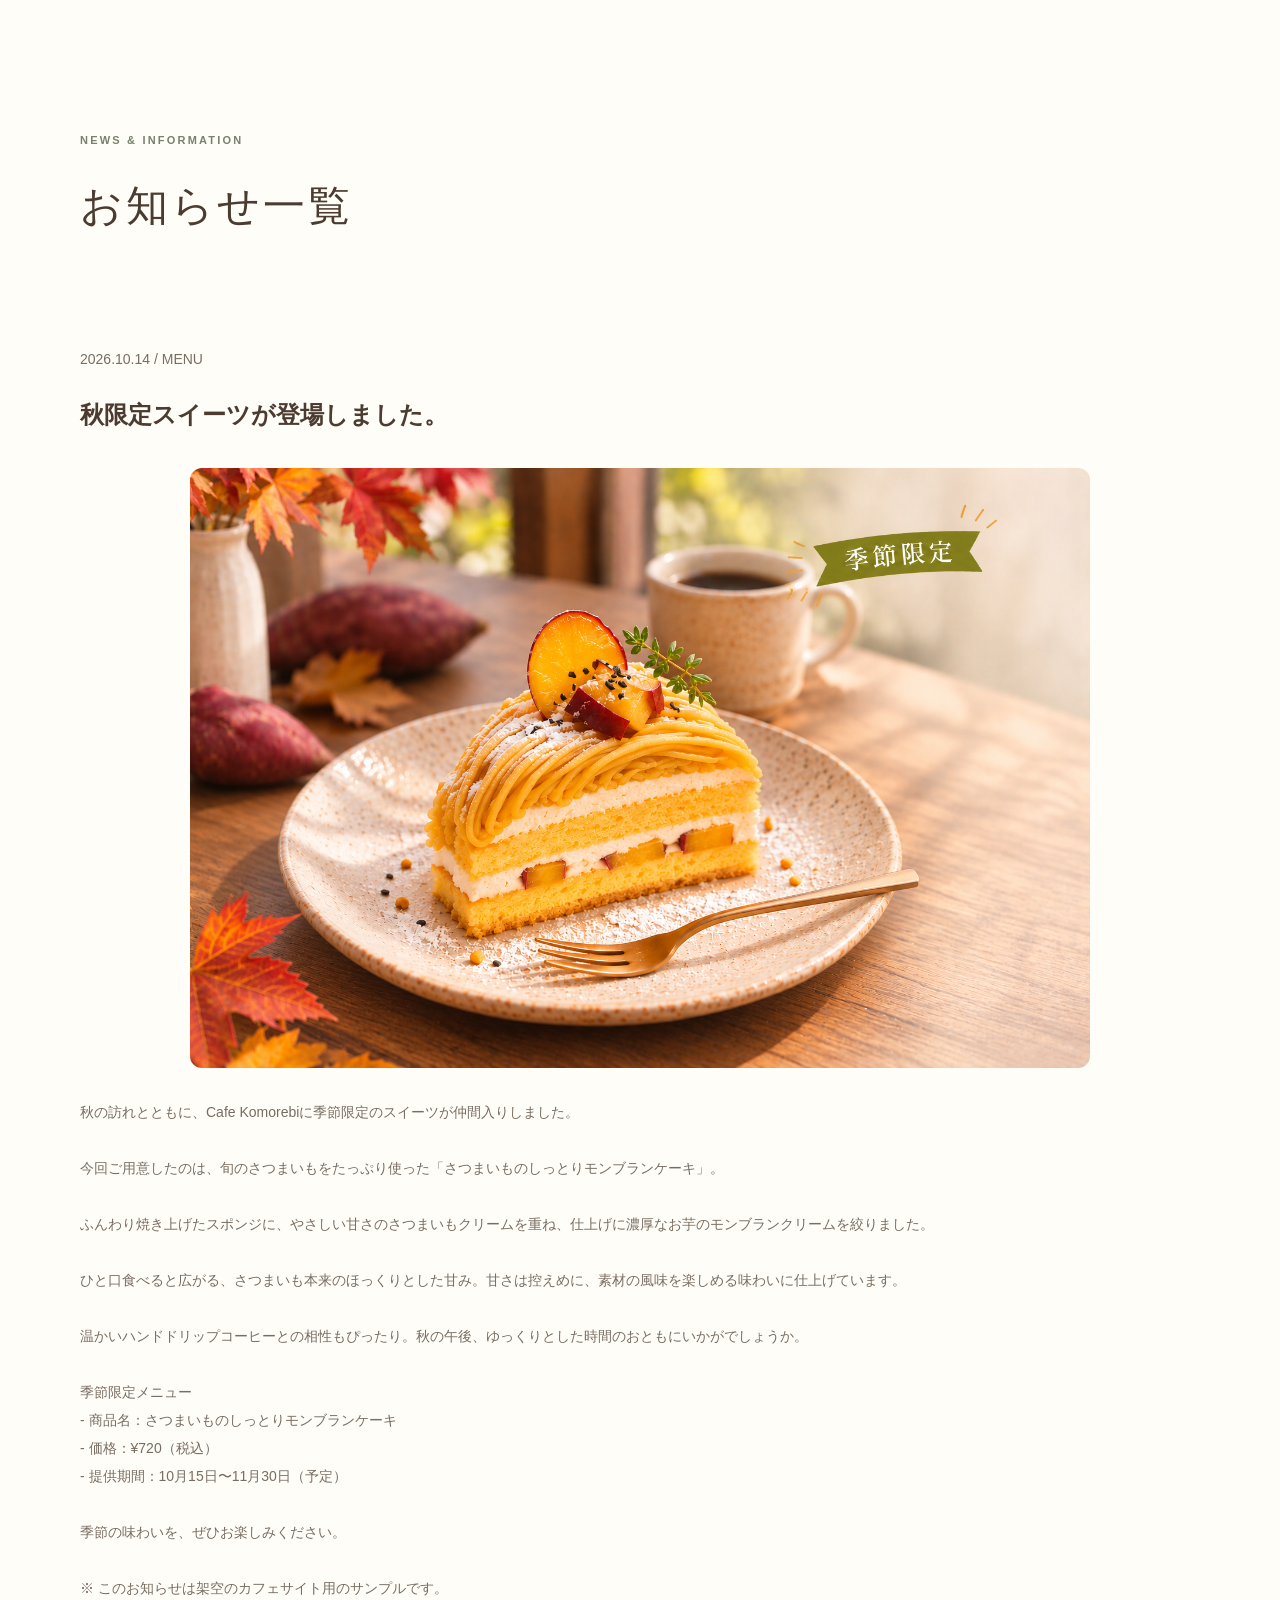
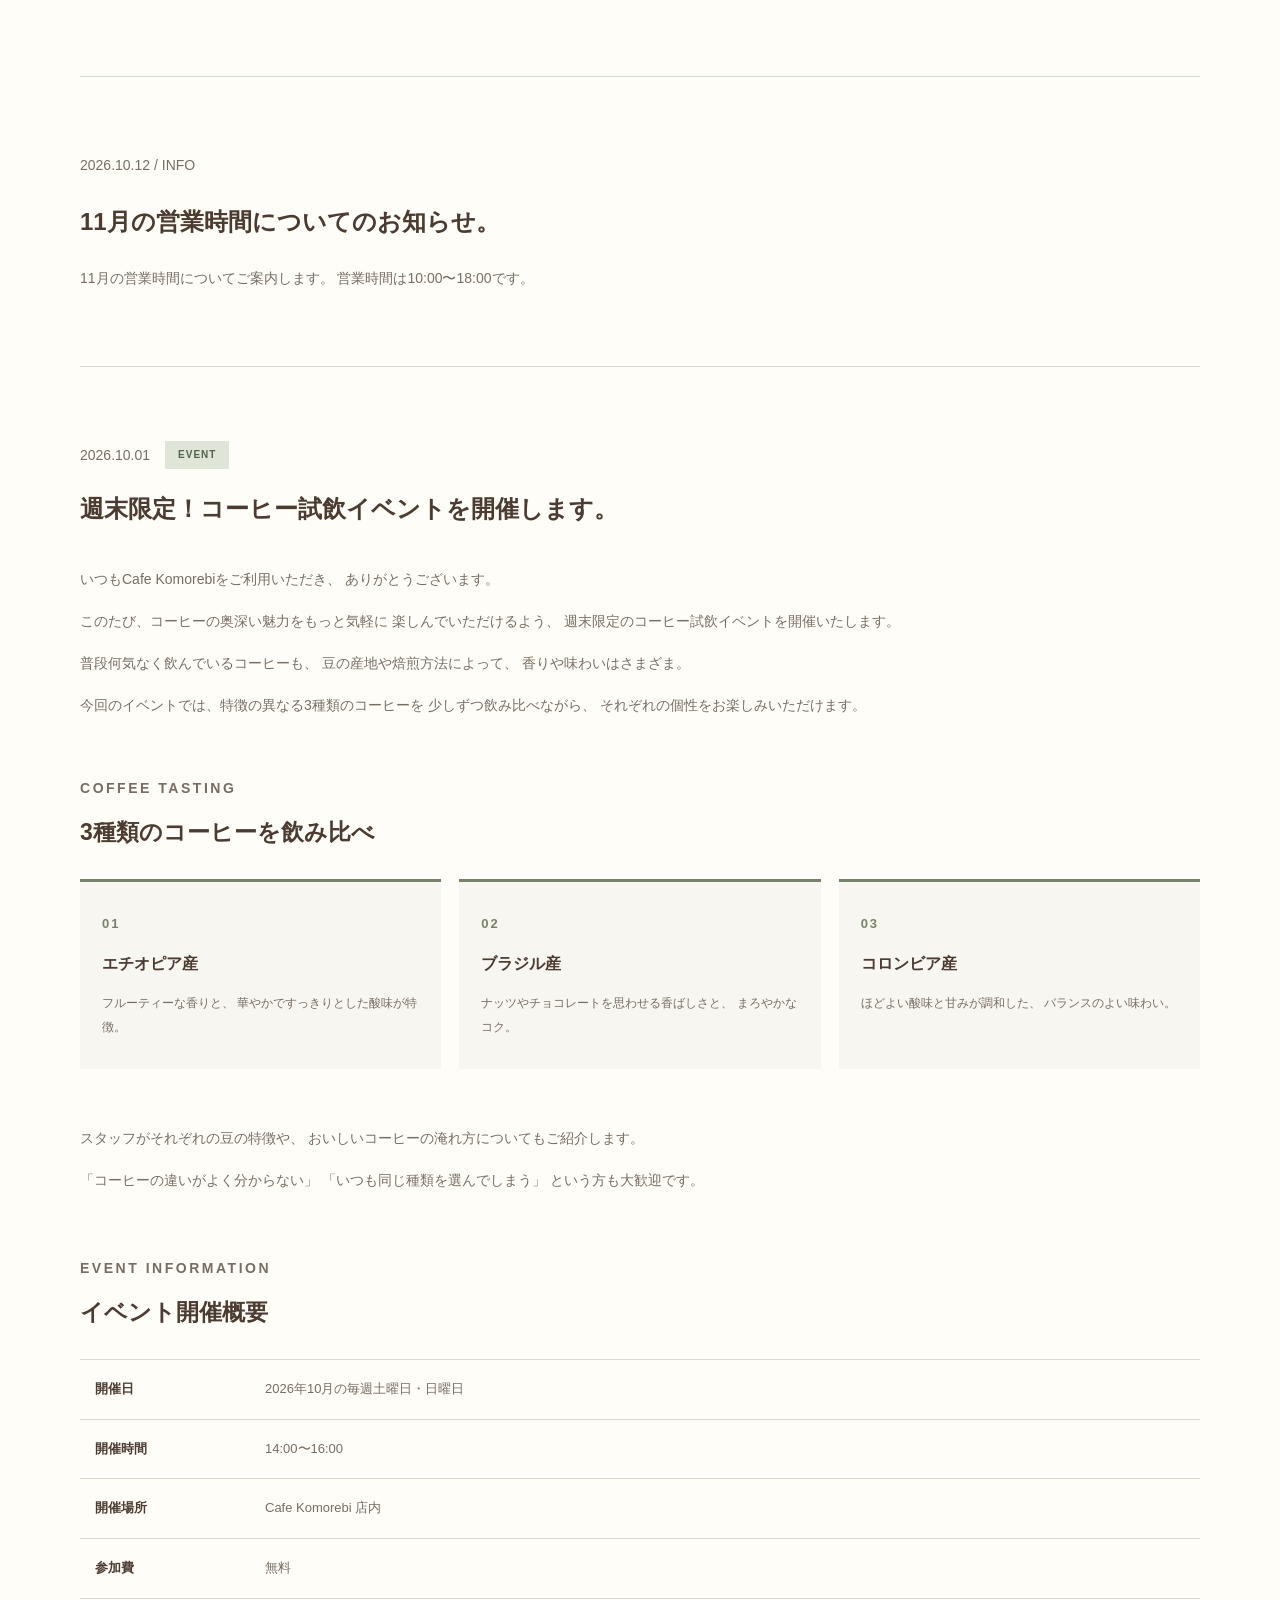
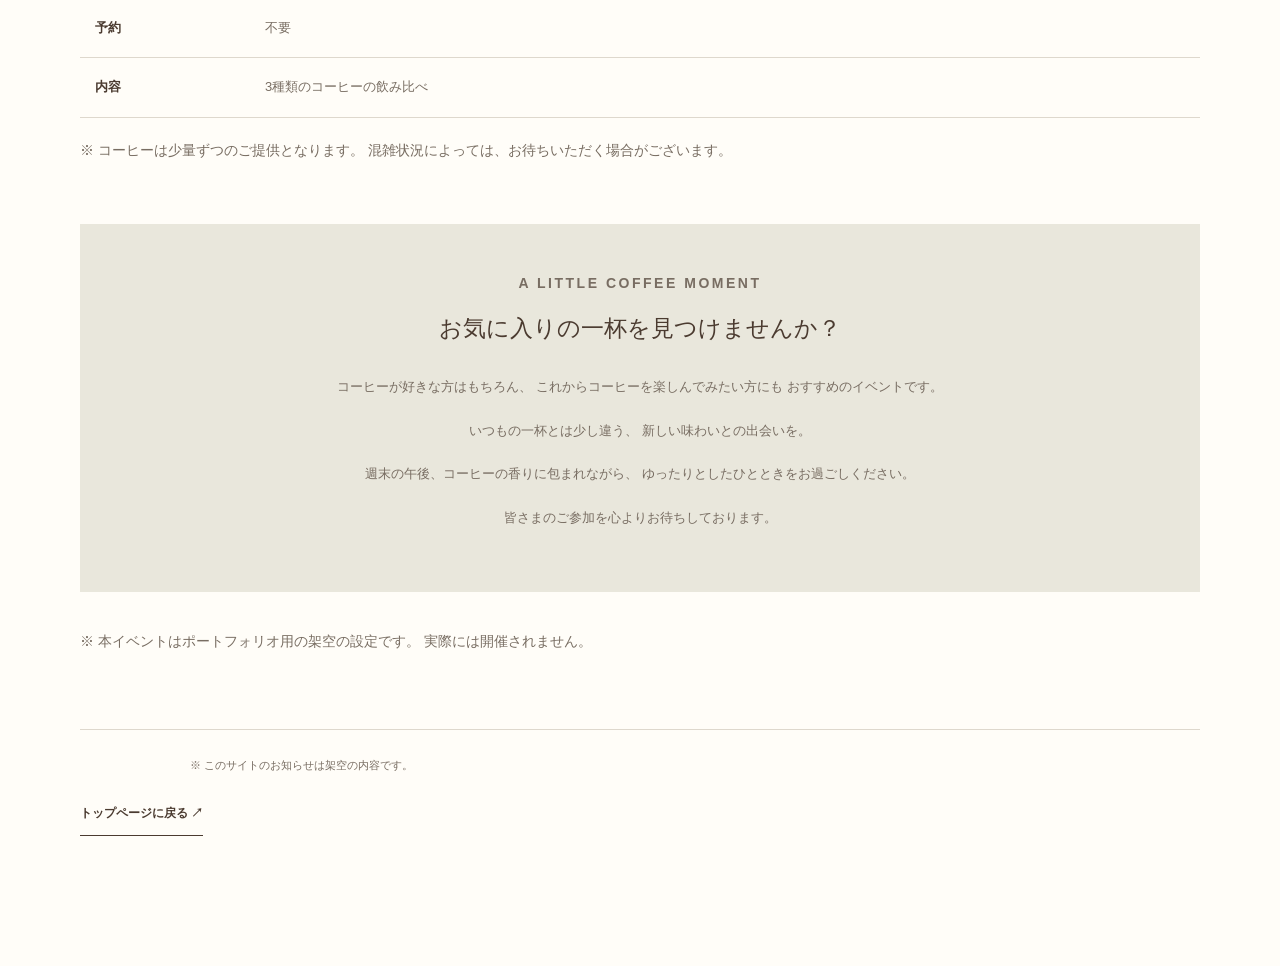
<file: news.html>
<!DOCTYPE html>
<html lang="ja">
<head>
  <meta charset="UTF-8">
  <meta name="viewport" content="width=device-width, initial-scale=1.0">
  <title>お知らせ一覧 | Cafe Komorebi</title>
  <link rel="stylesheet" href="style.css">
</head>

<body>
  <main class="section">
    <div class="container">
      <p class="eyebrow">NEWS & INFORMATION</p>
      <h1 class="section-title">お知らせ一覧</h1>

      <!-- Aのお知らせ -->
      <article id="news-a" class="news-detail">
        <p>2026.10.14 / MENU</p>
        <h2>秋限定スイーツが登場しました。</h2>
        <!-- モンブランの画像 -->
  <img
    src="images/montblanc.png"
    alt="さつまいものしっとりモンブランケーキ"
    class="news-detail-image"
    loading="lazy"
  >
        <p>
          秋の訪れとともに、Cafe Komorebiに季節限定のスイーツが仲間入りしました。<br>
<br>
今回ご用意したのは、旬のさつまいもをたっぷり使った「さつまいものしっとりモンブランケーキ」。<br>
<br>
ふんわり焼き上げたスポンジに、やさしい甘さのさつまいもクリームを重ね、仕上げに濃厚なお芋のモンブランクリームを絞りました。<br>
<br>
ひと口食べると広がる、さつまいも本来のほっくりとした甘み。甘さは控えめに、素材の風味を楽しめる味わいに仕上げています。<br>
<br>
温かいハンドドリップコーヒーとの相性もぴったり。秋の午後、ゆっくりとした時間のおともにいかがでしょうか。<br>
<br>
季節限定メニュー<br>
- 商品名：さつまいものしっとりモンブランケーキ<br>
- 価格：¥720（税込）<br>
- 提供期間：10月15日〜11月30日（予定）<br><br>
季節の味わいを、ぜひお楽しみください。<br>
<br>
※ このお知らせは架空のカフェサイト用のサンプルです。<br>
        </p>
      </article>

      <!-- Bのお知らせ -->
      <article id="news-b" class="news-detail">
        <p>2026.10.12 / INFO</p>
        <h2>11月の営業時間についてのお知らせ。</h2>
        <p>
          11月の営業時間についてご案内します。
          営業時間は10:00〜18:00です。
        </p>
      </article>

      
<!-- Cのお知らせ：コーヒー試飲イベント -->
<article id="news-c" class="news-detail coffee-event">

  <p class="event-meta">
    <time datetime="2026-10-01">2026.10.01</time>
    <span class="event-category">EVENT</span>
  </p>

  <h2>週末限定！コーヒー試飲イベントを開催します。</h2>

  <p>
    いつもCafe Komorebiをご利用いただき、
    ありがとうございます。
  </p>

  <p>
    このたび、コーヒーの奥深い魅力をもっと気軽に
    楽しんでいただけるよう、
    週末限定のコーヒー試飲イベントを開催いたします。
  </p>

  <p>
    普段何気なく飲んでいるコーヒーも、
    豆の産地や焙煎方法によって、
    香りや味わいはさまざま。
  </p>

  <p>
    今回のイベントでは、特徴の異なる3種類のコーヒーを
    少しずつ飲み比べながら、
    それぞれの個性をお楽しみいただけます。
  </p>

  <!-- コーヒーの種類 -->
  <section class="event-coffee-section">
    <p class="event-eyebrow">COFFEE TASTING</p>
    <h3>3種類のコーヒーを飲み比べ</h3>

    <div class="coffee-types">

      <div class="coffee-type">
        <span class="coffee-number">01</span>
        <h4>エチオピア産</h4>
        <p>
          フルーティーな香りと、
          華やかですっきりとした酸味が特徴。
        </p>
      </div>

      <div class="coffee-type">
        <span class="coffee-number">02</span>
        <h4>ブラジル産</h4>
        <p>
          ナッツやチョコレートを思わせる香ばしさと、
          まろやかなコク。
        </p>
      </div>

      <div class="coffee-type">
        <span class="coffee-number">03</span>
        <h4>コロンビア産</h4>
        <p>
          ほどよい酸味と甘みが調和した、
          バランスのよい味わい。
        </p>
      </div>

    </div>
  </section>

  <p>
    スタッフがそれぞれの豆の特徴や、
    おいしいコーヒーの淹れ方についてもご紹介します。
  </p>

  <p>
    「コーヒーの違いがよく分からない」
    「いつも同じ種類を選んでしまう」
    という方も大歓迎です。
  </p>

  <!-- 開催概要 -->
  <section class="event-info-section">
    <p class="event-eyebrow">EVENT INFORMATION</p>
    <h3>イベント開催概要</h3>

    <dl class="event-info-list">
      <div>
        <dt>開催日</dt>
        <dd>2026年10月の毎週土曜日・日曜日</dd>
      </div>

      <div>
        <dt>開催時間</dt>
        <dd>14:00〜16:00</dd>
      </div>

      <div>
        <dt>開催場所</dt>
        <dd>Cafe Komorebi 店内</dd>
      </div>

      <div>
        <dt>参加費</dt>
        <dd>無料</dd>
      </div>

      <div>
        <dt>予約</dt>
        <dd>不要</dd>
      </div>

      <div>
        <dt>内容</dt>
        <dd>3種類のコーヒーの飲み比べ</dd>
      </div>
    </dl>

    <p class="event-note">
      ※ コーヒーは少量ずつのご提供となります。
      混雑状況によっては、お待ちいただく場合がございます。
    </p>
  </section>

  <!-- 最後のメッセージ -->
  <div class="event-message">
    <p class="event-eyebrow">A LITTLE COFFEE MOMENT</p>

    <h3>お気に入りの一杯を見つけませんか？</h3>

    <p>
      コーヒーが好きな方はもちろん、
      これからコーヒーを楽しんでみたい方にも
      おすすめのイベントです。
    </p>

    <p>
      いつもの一杯とは少し違う、
      新しい味わいとの出会いを。
    </p>

    <p>
      週末の午後、コーヒーの香りに包まれながら、
      ゆったりとしたひとときをお過ごしください。
    </p>

    <p>
      皆さまのご参加を心よりお待ちしております。
    </p>
  </div>

  <p class="event-disclaimer">
    ※ 本イベントはポートフォリオ用の架空の設定です。
    実際には開催されません。
  </p>

</article>


      <p class="news-note">
        ※ このサイトのお知らせは架空の内容です。
      </p>

      <a href="index.html#news" class="text-link">
        トップページに戻る ↗
      </a>
    </div>
  </main>
</body>
</html>
</file>
<file: style.css>
:root {
  --cream: #f8f6f0;
  --ivory: #fffdf8;
  --brown: #4b3b30;
  --muted: #786d62;
  --sage: #76826b;
  --line: #ded8cd;
  --accent: #c5a27b;
}

* {
  box-sizing: border-box;
}

html {
  scroll-behavior: smooth;
  scroll-padding-top: 82px;
}

body {
  margin: 0;
  background: var(--ivory);
  color: var(--brown);
  font-family: 'DM Sans', 'Noto Sans JP', sans-serif;
  line-height: 1.9;
  -webkit-font-smoothing: antialiased;
}

a {
  color: inherit;
  text-decoration: none;
}

img {
  display: block;
  width: 100%;
  height: 100%;
  object-fit: cover;
}

button,
input,
select,
textarea {
  font: inherit;
}

.container {
  width: min(1120px, calc(100% - 48px));
  margin-inline: auto;
}

/* =========================
   HEADER
========================= */
.site-header {
  height: 84px;
  background: var(--ivory);
  position: sticky;
  top: 0;
  z-index: 20;
  border-bottom: 1px solid rgba(75, 59, 48, .08);
}

.header-inner {
  height: 100%;
  display: flex;
  justify-content: space-between;
  align-items: center;
  gap: 24px;
}

.logo {
  font-size: 20px;
  line-height: 1.05;
  letter-spacing: -.04em;
  white-space: nowrap;
  flex-shrink: 0;
}

.logo strong {
  font-weight: 700;
}

.logo-leaf {
  color: var(--sage);
  font-size: 23px;
  margin-right: 4px;
}

.logo small {
  display: block;
  letter-spacing: .24em;
  font-size: 8px;
  font-weight: 600;
  margin: 8px 0 0 31px;
}

.main-nav {
  display: flex;
  align-items: center;
  gap: clamp(12px, 1.8vw, 26px);
}

.main-nav a {
  font-size: 10px;
  letter-spacing: .09em;
  font-weight: 700;
  white-space: nowrap;
  transition: color .2s;
}

.main-nav a:hover,
.text-link:hover {
  color: var(--sage);
}

.menu-toggle {
  display: none;
}

/* =========================
   HERO
========================= */
.hero {
  min-height: 660px;
  height: min(77vh, 820px);
  position: relative;
  display: flex;
  align-items: center;
  overflow: hidden;
  color: white;
}

.hero-photo,
.hero-overlay {
  position: absolute;
  inset: 0;
}

.hero-photo {
  background-image: url('https://images.unsplash.com/photo-1495474472287-4d71bcdd2085?auto=format&fit=crop&w=2000&q=90');
  background-size: cover;
  background-position: center 57%;
  transform: scale(1.02);
}

.hero-overlay {
  background: linear-gradient(
    90deg,
    rgba(29, 24, 19, .70),
    rgba(29, 24, 19, .25) 70%,
    rgba(29, 24, 19, .10)
  );
}

.hero-content {
  position: relative;
  z-index: 1;
  padding: 80px 0;
}

.hero-eyebrow {
  font-size: 11px;
  letter-spacing: .27em;
  font-weight: 700;
  margin: 0 0 26px;
}

.hero h1 {
  font-size: clamp(37px, 5.2vw, 70px);
  font-weight: 500;
  letter-spacing: .12em;
  line-height: 1.55;
  margin: 0 0 20px;
}

.hero-content > p:not(.hero-eyebrow) {
  font-size: 14px;
  letter-spacing: .07em;
  line-height: 2.2;
  margin-bottom: 34px;
}

.button {
  display: inline-flex;
  align-items: center;
  justify-content: space-between;
  gap: 55px;
  padding: 14px 24px;
  font-size: 11px;
  font-weight: 700;
  letter-spacing: .15em;
  transition: transform .2s, background .2s;
}

.button:hover {
  transform: translateY(-3px);
}

.button-light {
  background: var(--ivory);
  color: var(--brown);
}

.hero-side {
  position: absolute;
  right: 32px;
  bottom: 35px;
  z-index: 1;
  font-size: 9px;
  letter-spacing: .28em;
  writing-mode: vertical-rl;
}

/* =========================
   INTRO
========================= */
.intro-strip {
  background: var(--sage);
  color: white;
}

.intro-strip .container {
  min-height: 78px;
  display: flex;
  justify-content: center;
  align-items: center;
  gap: 45px;
  flex-wrap: wrap;
  font-size: 10px;
  letter-spacing: .24em;
  font-weight: 600;
}

.intro-strip .dot {
  font-size: 17px;
  opacity: .75;
}

/* =========================
   COMMON SECTIONS
========================= */
.section {
  padding: 130px 0;
}

.eyebrow {
  font-size: 11px;
  font-weight: 700;
  letter-spacing: .2em;
  color: var(--sage);
  margin: 0 0 20px;
}

.section-title {
  font-size: clamp(28px, 3.3vw, 43px);
  font-weight: 500;
  line-height: 1.65;
  letter-spacing: .07em;
  margin: 0 0 30px;
}

.section-title em {
  font-style: normal;
  color: var(--sage);
}

.section-heading {
  margin-bottom: 50px;
}

.section-heading.center {
  text-align: center;
}

.section-heading.center > p:last-child {
  color: var(--muted);
  font-size: 14px;
}

/* =========================
   ABOUT
========================= */
.about-section {
  background: var(--ivory);
}

.about-grid {
  display: grid;
  grid-template-columns: 1fr 1fr;
  gap: 10%;
  align-items: center;
}

.about-image-wrap {
  height: 560px;
  position: relative;
}

.about-image-wrap img {
  border-radius: 180px 180px 0 0;
}

.image-stamp {
  position: absolute;
  right: -35px;
  bottom: 35px;
  background: #e9e4d6;
  color: var(--brown);
  border-radius: 50%;
  height: 120px;
  width: 120px;
  display: grid;
  place-content: center;
  text-align: center;
  line-height: 1.25;
  font-size: 15px;
  font-style: italic;
  transform: rotate(13deg);
}

.about-copy > p:not(.eyebrow) {
  font-size: 14px;
  color: var(--muted);
  margin: 0 0 22px;
  line-height: 2.3;
}

.text-link {
  display: inline-flex;
  gap: 30px;
  align-items: center;
  border-bottom: 1px solid var(--brown);
  font-size: 12px;
  font-weight: 600;
  padding: 10px 0;
  margin-top: 16px;
  transition: color .2s;
}

/* =========================
   NEWS
========================= */
.news-section {
  background: #f0eee6;
}

.news-list {
  max-width: 900px;
  margin: 0 auto;
  border-top: 1px solid var(--line);
}

.news-item {
  display: grid;
  grid-template-columns: 115px 95px minmax(0, 1fr);
  align-items: center;
  gap: 20px;
  padding: 23px 15px;
  border-bottom: 1px solid var(--line);
}

.news-item time {
  font-size: 12px;
  color: var(--muted);
}

.news-category {
  display: inline-block;
  text-align: center;
  padding: 5px 10px;
  background: #dfe6d9;
  color: #52634c;
  font-size: 10px;
  font-weight: 700;
  letter-spacing: .1em;
}

.news-item p {
  margin: 0;
  font-size: 13px;
  line-height: 1.8;
}

.news-note {
  max-width: 900px;
  margin: 25px auto 0;
  font-size: 11px;
  color: var(--muted);
}

/* =========================
   MENU
========================= */
.menu-section {
  background: var(--cream);
}

.menu-filters {
  display: flex;
  justify-content: center;
  flex-wrap: wrap;
  gap: 12px;
  margin: 0 0 40px;
}

.filter-btn {
  padding: 11px 28px;
  border: 1px solid var(--line);
  background: transparent;
  color: var(--brown);
  font-size: 11px;
  font-weight: 700;
  letter-spacing: .14em;
  cursor: pointer;
  transition: background .2s, color .2s;
}

.filter-btn:hover,
.filter-btn.active {
  background: var(--sage);
  border-color: var(--sage);
  color: white;
}

.filter-btn:focus-visible {
  outline: 2px solid var(--brown);
  outline-offset: 3px;
}

.menu-grid {
  display: grid;
  grid-template-columns: repeat(3, minmax(0, 1fr));
  gap: 25px;
}

.menu-card {
  background: var(--ivory);
}

.menu-card[hidden] {
  display: none !important;
}

.menu-image {
  height: 270px;
  overflow: hidden;
}

.menu-image img {
  transition: transform .45s;
}

.menu-card:hover img {
  transform: scale(1.06);
}

.menu-card-body {
  padding: 26px 25px 28px;
}

.menu-label {
  font-size: 10px;
  letter-spacing: .22em;
  color: var(--sage);
  font-weight: 700;
}

.menu-card h3 {
  font-size: 17px;
  margin: 8px 0 12px;
  font-weight: 600;
}

.menu-card p {
  font-size: 12px;
  color: var(--muted);
  min-height: 54px;
  line-height: 1.8;
  margin: 0 0 14px;
}

.price {
  font-size: 18px;
  font-weight: 600;
}

.menu-note {
  text-align: center;
  font-size: 11px;
  color: var(--muted);
  margin-top: 35px;
}

/* =========================
   QUOTE
========================= */
.quote-section {
  background: #e9e7dc;
  text-align: center;
  padding: 105px 0;
}

.quote-mark {
  font-family: Georgia, serif;
  color: var(--sage);
  font-size: 65px;
  line-height: .6;
}

.quote-section p {
  font-family: Georgia, serif;
  font-size: clamp(28px, 4vw, 53px);
  font-style: italic;
  line-height: 1.45;
  margin: 20px 0;
}

.quote-section span:last-child {
  font-size: 12px;
  letter-spacing: .15em;
  color: var(--muted);
}

/* =========================
   GALLERY
========================= */
.gallery-section {
  background: var(--ivory);
}

.gallery-grid {
  display: grid;
  grid-template-columns: 1.3fr 1fr 1fr;
  gap: 18px;
  height: 350px;
}

.gallery-grid img {
  min-height: 0;
}

/* =========================
   FAQ
========================= */
.faq-section {
  background: #f0eee6;
}

.faq-container {
  max-width: 900px;
}

.faq-list {
  border-top: 1px solid var(--line);
}

.faq-item {
  border-bottom: 1px solid var(--line);
}

.faq-item summary {
  display: flex;
  align-items: center;
  gap: 15px;
  padding: 24px 8px;
  font-size: 14px;
  font-weight: 600;
  cursor: pointer;
  list-style: none;
}

.faq-item summary::-webkit-details-marker {
  display: none;
}

.faq-question {
  flex: 1;
}

.faq-q {
  color: var(--sage);
  font-size: 20px;
  font-weight: 700;
}

.faq-icon {
  width: 24px;
  height: 24px;
  flex-shrink: 0;
  position: relative;
  border: 1px solid var(--line);
  border-radius: 50%;
}

.faq-icon::before,
.faq-icon::after {
  content: "";
  position: absolute;
  background: var(--brown);
  top: 50%;
  left: 50%;
  transform: translate(-50%, -50%);
}

.faq-icon::before {
  width: 10px;
  height: 1px;
}

.faq-icon::after {
  width: 1px;
  height: 10px;
}

.faq-item[open] .faq-icon::after {
  display: none;
}

.faq-answer {
  padding: 0 45px 25px;
  font-size: 13px;
  line-height: 2;
  color: var(--muted);
}

.faq-note {
  font-size: 11px;
  color: var(--muted);
  margin-top: 25px;
  text-align: center;
}

/* =========================
   ACCESS
========================= */
.access-section {
  background: var(--cream);
}

.access-grid {
  display: grid;
  grid-template-columns: minmax(0, 1fr) minmax(0, 1fr);
  gap: 10%;
  align-items: center;
}

.access-lead {
  font-size: 14px;
  color: var(--muted);
  margin-bottom: 32px;
}

.access-details {
  margin: 0;
  border-top: 1px solid var(--line);
}

.access-details > div {
  display: grid;
  grid-template-columns: 110px minmax(0, 1fr);
  border-bottom: 1px solid var(--line);
  padding: 15px 0;
  font-size: 13px;
}

.access-details dt {
  font-weight: 700;
}

.access-details dd {
  margin: 0;
  overflow-wrap: anywhere;
}

.access-details dd small {
  color: var(--muted);
}

.access-note {
  font-size: 11px;
  color: var(--muted);
  margin-top: 22px;
}

.access-map {
  width: 100%;
  min-width: 0;
}

.access-map iframe {
  display: block;
  width: 100%;
  height: 450px;
  border: 0;
  border-radius: 12px;
}

.map-note {
  margin-top: 12px;
  font-size: 11px;
  line-height: 1.8;
  color: var(--muted);
}

/* =========================
   CONTACT
========================= */
.contact-section {
  background: var(--ivory);
}

.contact-container {
  max-width: 820px;
}

.contact-notice {
  padding: 18px 22px;
  margin-bottom: 35px;
  background: #e9ede4;
  color: #52634c;
  font-size: 12px;
  line-height: 1.9;
  text-align: center;
}

.contact-notice strong {
  display: block;
  margin-bottom: 5px;
  font-size: 13px;
}

.contact-notice p {
  margin: 0;
}

.contact-form {
  background: var(--cream);
  padding: 45px;
}

.form-field {
  margin-bottom: 28px;
}

.form-field label {
  display: flex;
  align-items: center;
  gap: 12px;
  margin-bottom: 10px;
  font-size: 13px;
  font-weight: 700;
}

.form-field label span {
  padding: 2px 7px;
  background: #dfe6d9;
  color: #52634c;
  font-size: 10px;
}

.form-field input,
.form-field select,
.form-field textarea {
  display: block;
  width: 100%;
  min-width: 0;
  padding: 14px 16px;
  border: 1px solid var(--line);
  border-radius: 0;
  background: #fff;
  color: var(--brown);
  font-size: 14px;
  line-height: 1.7;
  outline: none;
}

.form-field textarea {
  resize: vertical;
  min-height: 150px;
}

.form-field input:focus,
.form-field select:focus,
.form-field textarea:focus {
  border-color: var(--sage);
  box-shadow: 0 0 0 2px rgba(118, 130, 107, .12);
}

.contact-submit {
  display: flex;
  justify-content: space-between;
  align-items: center;
  gap: 30px;
  width: 100%;
  max-width: 330px;
  margin: 35px auto 0;
  padding: 17px 24px;
  border: none;
  background: var(--sage);
  color: white;
  font-size: 13px;
  font-weight: 700;
  cursor: pointer;
  transition: background .2s;
}

.contact-submit:hover {
  background: var(--brown);
}

.contact-submit:focus-visible {
  outline: 2px solid var(--brown);
  outline-offset: 3px;
}

.form-result {
  margin: 20px 0 0;
  text-align: center;
  color: #52634c;
  font-size: 13px;
  line-height: 1.8;
}

.form-result:empty {
  display: none;
}

/* =========================
   FOOTER
========================= */
.footer {
  background: #403a32;
  color: #f7f3eb;
  padding: 65px 0 25px;
}

.footer-inner {
  display: flex;
  justify-content: space-between;
  gap: 25px;
  align-items: flex-start;
  padding-bottom: 60px;
}

.footer-logo {
  font-size: 27px;
  letter-spacing: -.03em;
  font-weight: 600;
}

.footer-logo span {
  color: #b6c3a3;
}

.footer-inner p {
  font-size: 12px;
  color: #c5beb3;
}

.footer-links {
  display: flex;
  flex-wrap: wrap;
  justify-content: flex-end;
  gap: 15px 22px;
  max-width: 490px;
  font-size: 10px;
  letter-spacing: .08em;
}

.footer-links a:hover {
  color: #b6c3a3;
}

.footer-bottom {
  border-top: 1px solid #716a60;
  padding-top: 23px;
  display: flex;
  justify-content: space-between;
  gap: 15px;
  font-size: 10px;
  letter-spacing: .08em;
  color: #c5beb3;
}

.footer-bottom a {
  color: #f7f3eb;
}

/* =========================
   TABLET
========================= */
@media (max-width: 850px) {
  .section {
    padding: 90px 0;
  }

  .about-grid,
  .access-grid {
    gap: 6%;
  }

  .about-image-wrap {
    height: 440px;
  }

  .image-stamp {
    height: 90px;
    width: 90px;
    right: -18px;
    font-size: 12px;
  }

  .menu-grid {
    gap: 15px;
  }

  .menu-image {
    height: 210px;
  }

  .menu-card-body {
    padding: 20px;
  }

  .gallery-grid {
    height: 280px;
  }

  .access-map iframe {
    height: 400px;
  }
}

/* =========================
   MOBILE NAVIGATION
========================= */
@media (max-width: 950px) {
  .site-header {
    height: 70px;
  }

  .menu-toggle {
    display: flex;
    flex-direction: column;
    justify-content: center;
    gap: 5px;
    width: 44px;
    height: 44px;
    border: 0;
    background: transparent;
    cursor: pointer;
    flex-shrink: 0;
  }

  .menu-toggle span {
    display: block;
    height: 2px;
    background: var(--brown);
    width: 24px;
    transition: transform .2s, opacity .2s;
  }

  .menu-toggle[aria-expanded="true"] span:first-child {
    transform: translateY(7px) rotate(45deg);
  }

  .menu-toggle[aria-expanded="true"] span:nth-child(2) {
    opacity: 0;
  }

  .menu-toggle[aria-expanded="true"] span:last-child {
    transform: translateY(-7px) rotate(-45deg);
  }

  .main-nav {
    display: none;
    position: absolute;
    top: 70px;
    left: 0;
    right: 0;
    background: var(--ivory);
    padding: 20px 25px 28px;
    box-shadow: 0 14px 20px #0001;
    flex-direction: column;
    align-items: stretch;
    gap: 12px;
    max-height: calc(100vh - 70px);
    overflow-y: auto;
  }

  .main-nav.is-open {
    display: flex;
  }

  .main-nav a {
    font-size: 13px;
    padding: 7px 5px;
  }
}

/* =========================
   SMARTPHONE
========================= */
@media (max-width: 650px) {
  html {
    scroll-padding-top: 70px;
  }

  .container {
    width: min(100% - 36px, 1120px);
  }

  .logo {
    font-size: 18px;
  }

  .hero {
    min-height: 590px;
    height: 75svh;
  }

  .hero-photo {
    background-position: 58% center;
  }

  .hero-overlay {
    background: linear-gradient(
      90deg,
      rgba(29, 24, 19, .75),
      rgba(29, 24, 19, .24)
    );
  }

  .hero h1 {
    font-size: clamp(31px, 8vw, 46px);
  }

  .hero-eyebrow {
    font-size: 9px;
  }

  .hero-content > p:not(.hero-eyebrow) {
    font-size: 12px;
  }

  .hero-side {
    right: 12px;
    bottom: 15px;
    font-size: 8px;
  }

  .intro-strip .container {
    gap: 10px;
    min-height: 65px;
    font-size: 8px;
    letter-spacing: .06em;
  }

  .intro-strip .dot {
    font-size: 11px;
  }

  .section {
    padding: 75px 0;
  }

  .section-title {
    font-size: 30px;
  }

  .about-grid,
  .access-grid {
    grid-template-columns: 1fr;
    gap: 40px;
  }

  .about-image-wrap {
    height: 390px;
    width: calc(100% - 20px);
  }

  .about-copy {
    padding: 0 5px;
  }

  .news-item {
    grid-template-columns: auto 1fr;
    gap: 8px 12px;
    padding: 20px 5px;
  }

  .news-category {
    justify-self: start;
  }

  .news-item p {
    grid-column: 1 / -1;
    font-size: 12px;
  }

  .menu-filters {
    gap: 8px;
    margin-bottom: 28px;
  }

  .filter-btn {
    padding: 10px 18px;
    font-size: 10px;
  }

  .menu-grid {
    grid-template-columns: 1fr;
    gap: 24px;
    max-width: 460px;
    margin: auto;
  }

  .menu-image {
    height: 260px;
  }

  .menu-card p {
    min-height: 0;
  }

  .quote-section {
    padding: 75px 0;
  }

  .gallery-grid {
    grid-template-columns: 1fr 1fr;
    height: auto;
    gap: 10px;
  }

  .gallery-grid img {
    height: 180px;
  }

  .gallery-grid img:first-child {
    grid-column: span 2;
    height: 250px;
  }

  .faq-item summary {
    font-size: 12px;
    gap: 10px;
  }

  .faq-answer {
    padding: 0 15px 22px 35px;
    font-size: 12px;
  }

  .access-map iframe {
    height: 320px;
  }

  .contact-form {
    padding: 25px 18px;
  }

  .contact-notice {
    padding: 15px;
  }

  .contact-submit {
    max-width: none;
  }

  .footer-inner {
    flex-direction: column;
    padding-bottom: 35px;
  }

  .footer-links {
    justify-content: flex-start;
    gap: 15px 23px;
  }

  .footer-bottom {
    flex-direction: column;
    gap: 10px;
  }
}

/* =========================
   REDUCED MOTION
========================= */
@media (prefers-reduced-motion: reduce) {
  html {
    scroll-behavior: auto;
  }

  *,
  *::before,
  *::after {
    transition: none !important;
  }
}

/* お知らせ詳細ページ */
.news-detail {
  padding: 60px 0;
  border-bottom: 1px solid var(--line);
  scroll-margin-top: 100px;
}

.news-detail h2 {
  font-size: 24px;
  font-weight: 600;
  color: var(--brown);
}

.news-detail p {
  font-size: 14px;
  color: var(--muted);
  line-height: 2;
}

/* トップページのお知らせリンク */
.news-item a {
  display: inline-block;
  transition: color .2s;
}

.news-item a:hover {
  color: var(--sage);
  text-decoration: underline;
}

/* お知らせ詳細の画像 */
.news-detail-image {
  display: block;
  width: 100%;
  max-width: 900px;
  height: auto;
  margin: 30px auto;
  border-radius: 12px;
}


/* =========================
   COFFEE TASTING EVENT
========================= */

/* イベント全体 */
.coffee-event {
  color: var(--brown);
}

.coffee-event > h2 {
  margin-bottom: 35px;
  line-height: 1.7;
}

/* 日付とカテゴリ */
.event-meta {
  display: flex;
  align-items: center;
  gap: 15px;
  margin-bottom: 18px;
}

.event-category {
  display: inline-block;
  padding: 4px 13px;
  background: #dfe6d9;
  color: #52634c;
  font-size: 10px;
  font-weight: 700;
  letter-spacing: .1em;
}

/* 英語の小見出し */
.event-eyebrow {
  margin: 0 0 12px;
  color: var(--sage);
  font-size: 11px;
  font-weight: 700;
  letter-spacing: .18em;
}

/* コーヒーの紹介 */
.event-coffee-section {
  margin: 55px 0;
}

.event-coffee-section h3,
.event-info-section h3 {
  margin: 0 0 28px;
  font-size: 23px;
  font-weight: 600;
  line-height: 1.6;
}

.coffee-types {
  display: grid;
  grid-template-columns: repeat(3, minmax(0, 1fr));
  gap: 18px;
}

.coffee-type {
  padding: 30px 22px;
  background: var(--cream);
  border-top: 3px solid var(--sage);
}

.coffee-number {
  display: block;
  margin-bottom: 12px;
  color: var(--sage);
  font-size: 13px;
  font-weight: 700;
  letter-spacing: .15em;
}

.coffee-type h4 {
  margin: 0 0 12px;
  font-size: 16px;
  font-weight: 600;
}

.coffee-type p {
  margin: 0;
  color: var(--muted);
  font-size: 12px;
  line-height: 2;
}

/* 開催概要 */
.event-info-section {
  margin: 60px 0;
}

.event-info-list {
  margin: 0;
  border-top: 1px solid var(--line);
}

.event-info-list > div {
  display: grid;
  grid-template-columns: 150px minmax(0, 1fr);
  gap: 20px;
  padding: 17px 15px;
  border-bottom: 1px solid var(--line);
}

.event-info-list dt {
  font-size: 13px;
  font-weight: 700;
}

.event-info-list dd {
  margin: 0;
  font-size: 13px;
  color: var(--muted);
}

.event-note {
  margin-top: 18px;
  font-size: 11px;
  color: var(--muted);
}

/* 最後のメッセージ */
.event-message {
  margin: 60px 0 35px;
  padding: 45px 35px;
  background: #e9e7dc;
  text-align: center;
}

.event-message h3 {
  margin: 10px 0 25px;
  font-size: 23px;
  font-weight: 500;
  line-height: 1.7;
}

.event-message p:not(.event-eyebrow) {
  margin: 0 0 15px;
  font-size: 13px;
  line-height: 2.2;
}

.event-disclaimer {
  margin-top: 30px;
  color: var(--muted);
  font-size: 11px;
}

/* スマホ対応 */
@media (max-width: 650px) {
  .coffee-types {
    grid-template-columns: 1fr;
    gap: 14px;
  }

  .coffee-type {
    padding: 25px 20px;
  }

  .event-coffee-section h3,
  .event-info-section h3,
  .event-message h3 {
    font-size: 20px;
  }

  .event-info-list > div {
    grid-template-columns: 100px minmax(0, 1fr);
    gap: 12px;
    padding: 15px 5px;
  }

  .event-message {
    padding: 35px 20px;
  }
}
</file>
